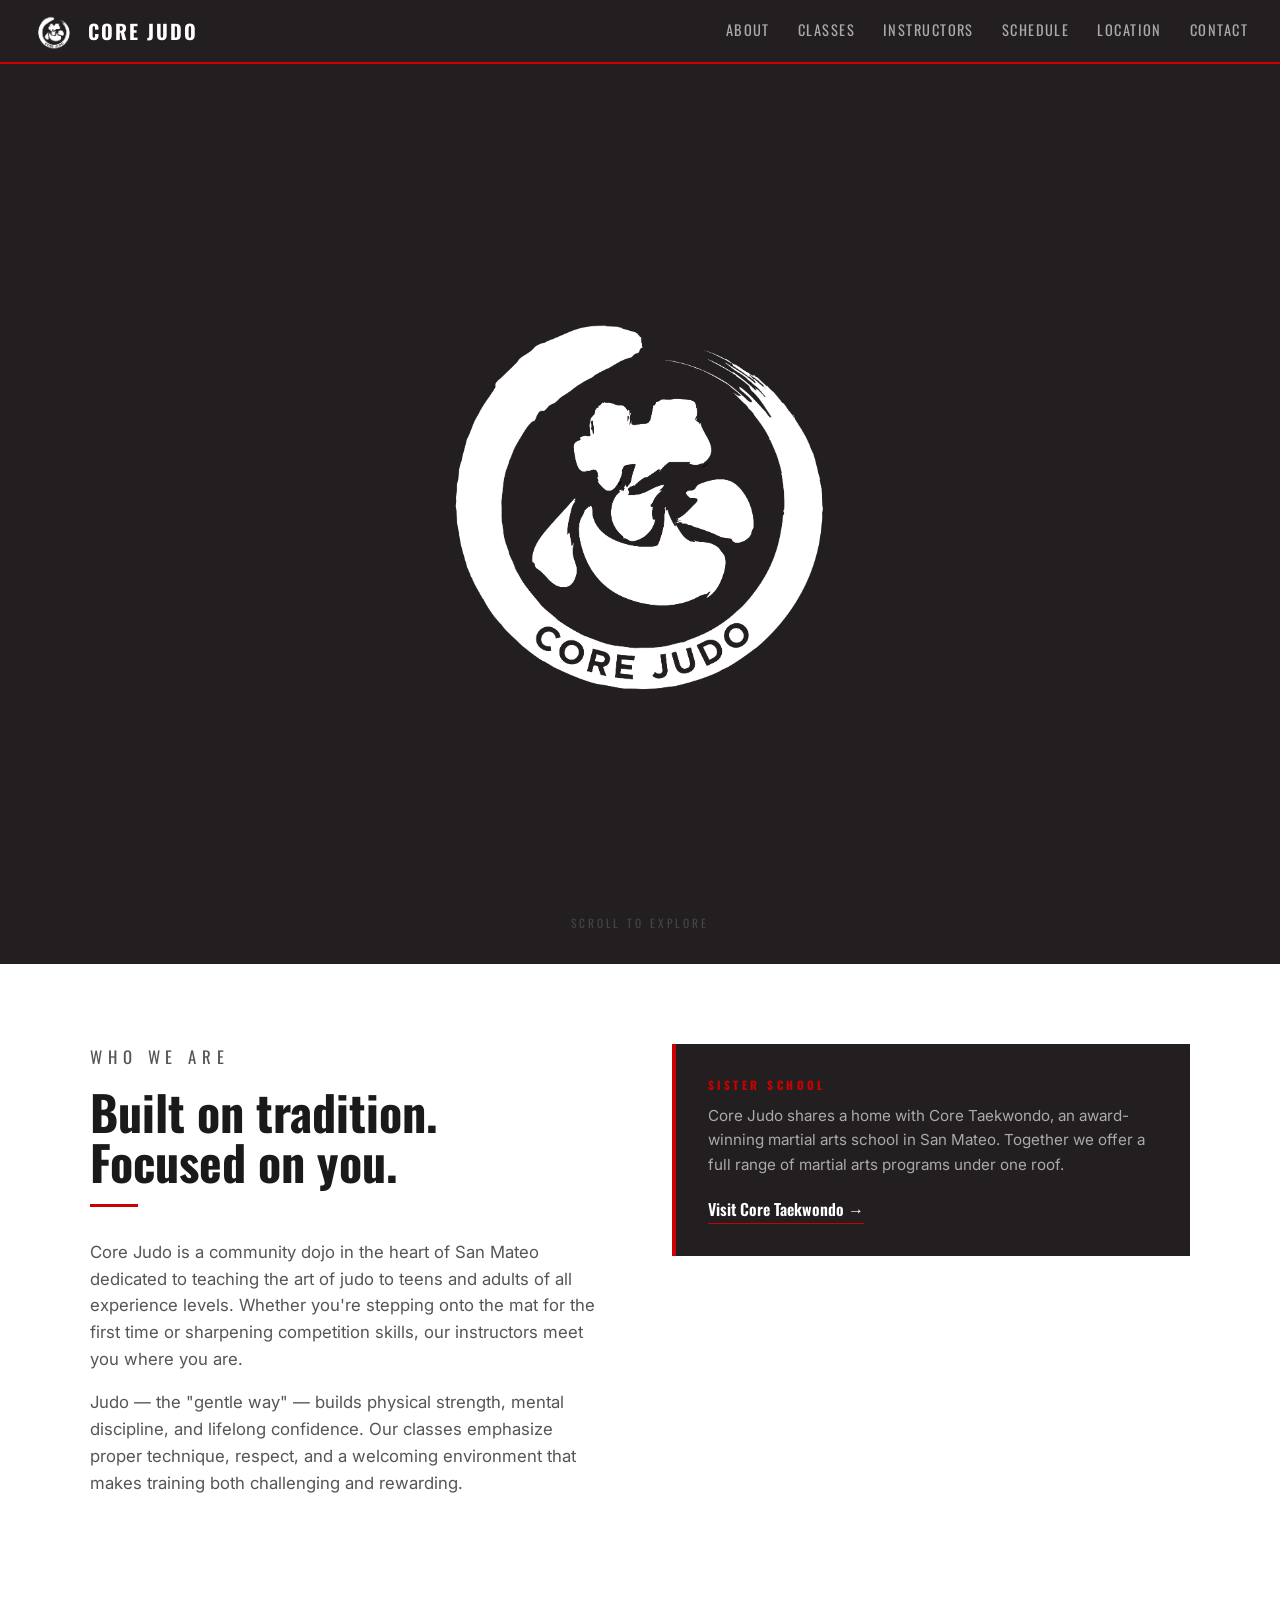
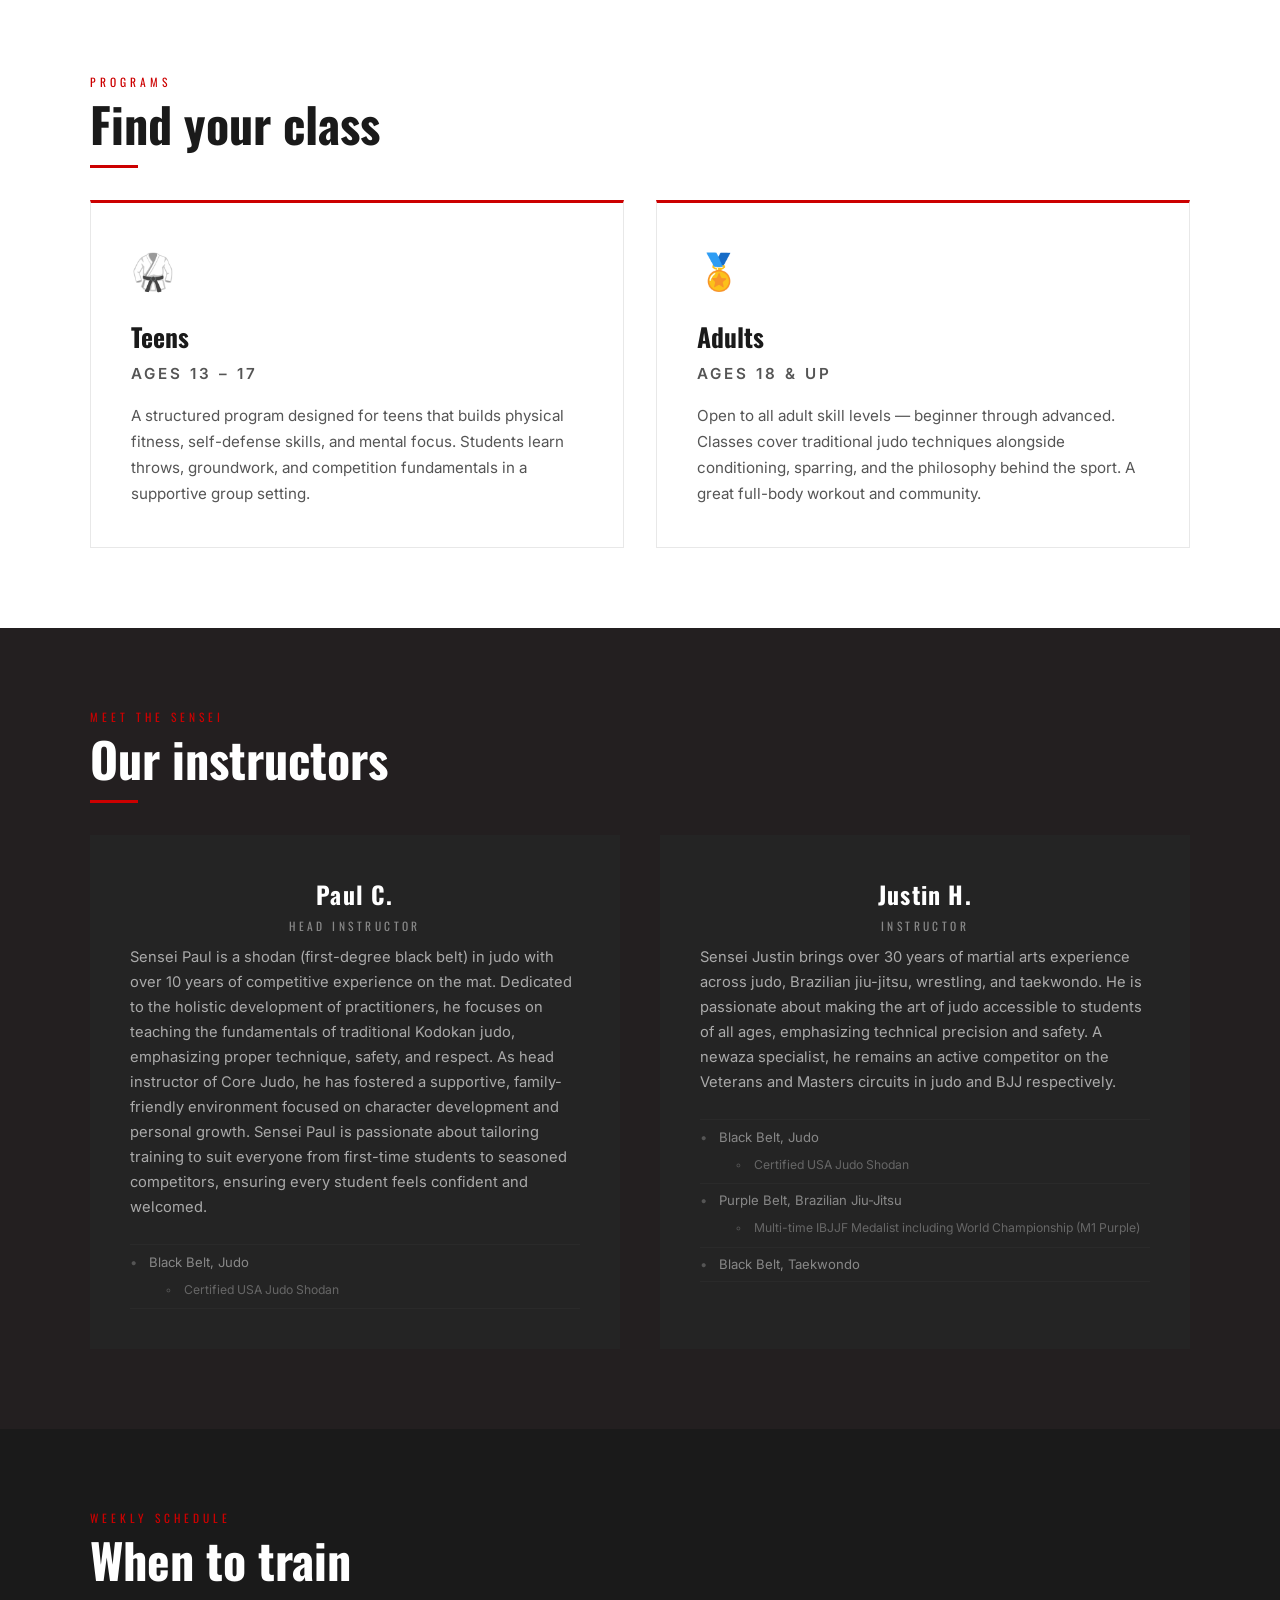
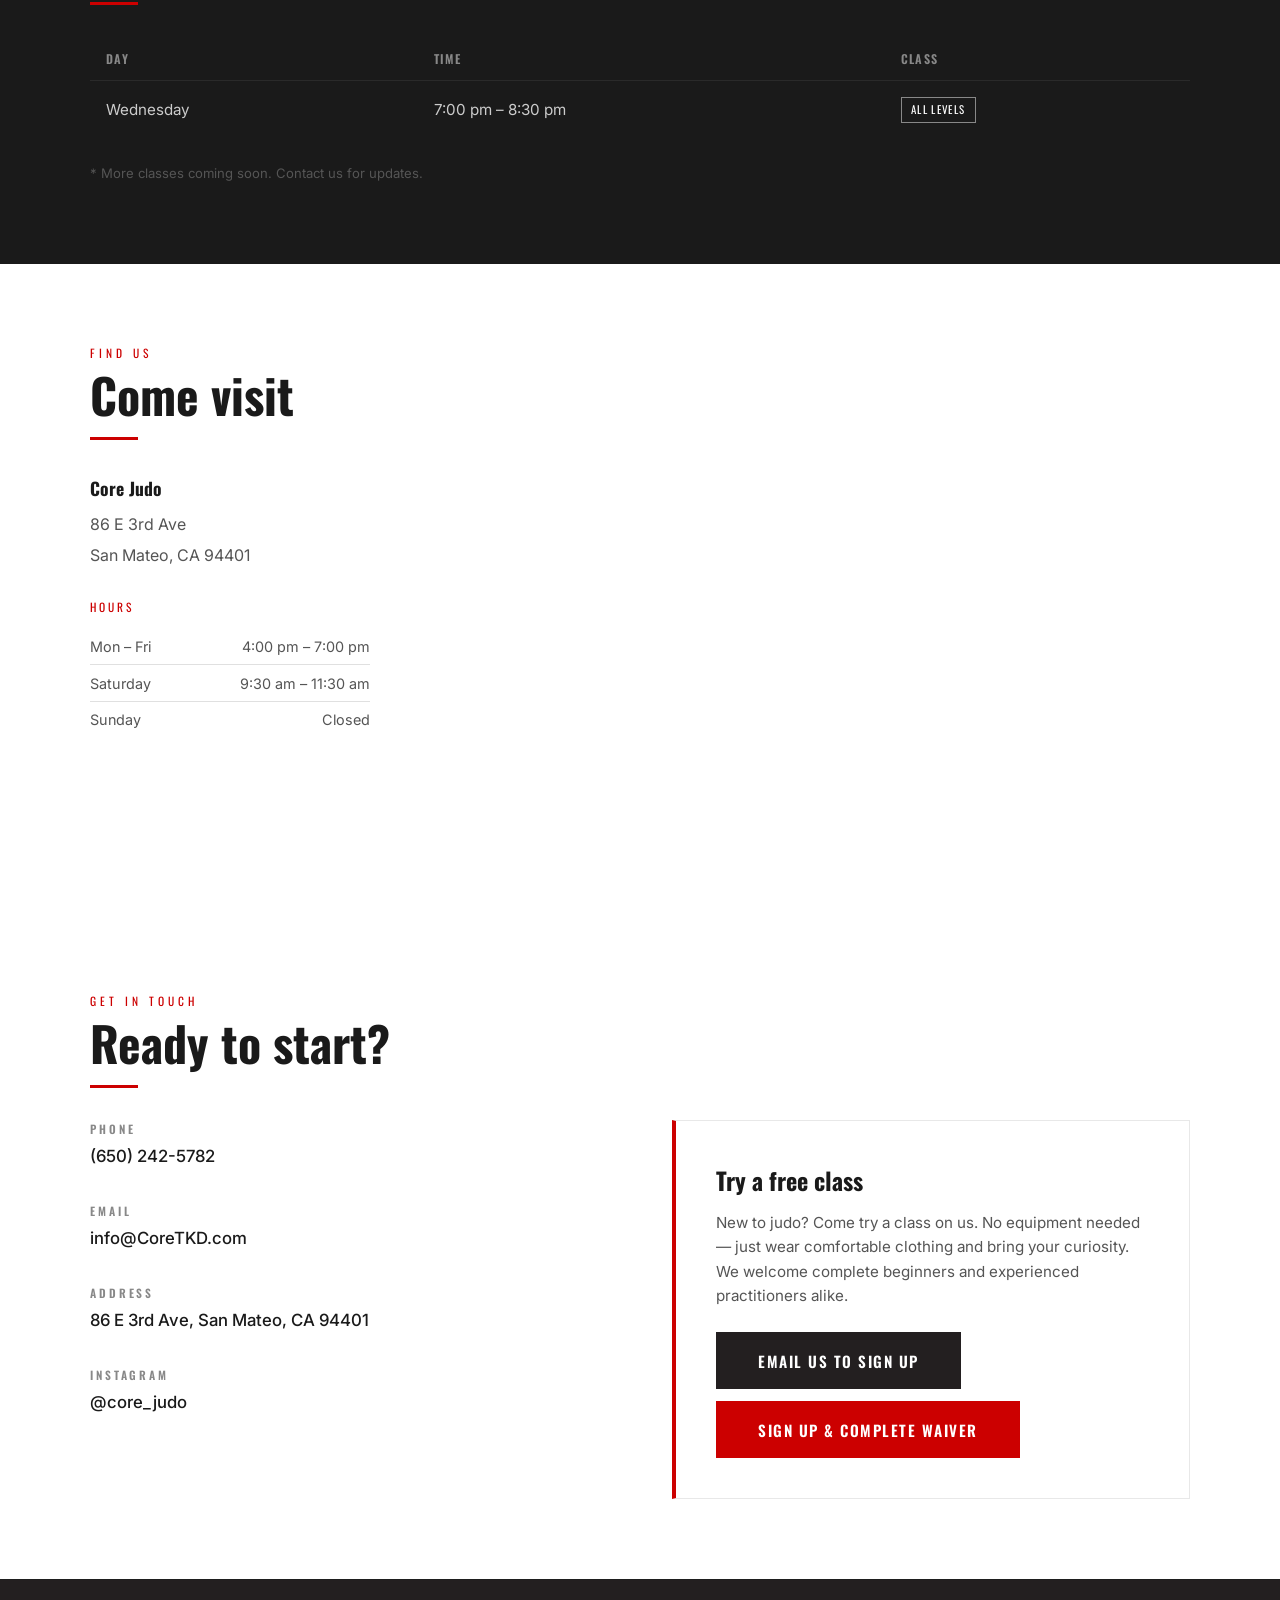
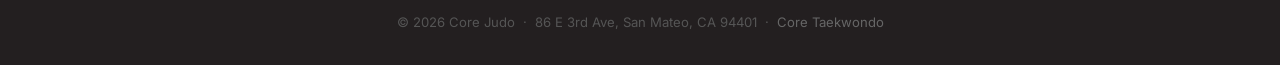
<file: index.html>
<!DOCTYPE html>
<html lang="en">
<head>
  <meta charset="UTF-8" />
  <meta name="viewport" content="width=device-width, initial-scale=1.0" />
  <title>Core Judo | San Mateo, CA</title>
  <meta name="description" content="Core Judo — traditional judo classes for teens and adults in San Mateo, CA. Discipline. Strength. Heart." />
  <link rel="stylesheet" href="style.css" />
  <link rel="preconnect" href="https://fonts.googleapis.com" />
  <link rel="preconnect" href="https://fonts.gstatic.com" crossorigin />
  <link href="https://fonts.googleapis.com/css2?family=Oswald:wght@400;600;700&family=Inter:wght@400;500;600&display=swap" rel="stylesheet" />
</head>
<body>

<!-- NAV -->
<nav>
  <a href="#hero" class="nav-logo">
    <div class="nav-logo-wrap">
      <img src="images/CORE-02.PNG" alt="Core Judo" class="nav-logo-img" />
    </div>
    <span class="logo-main">CORE JUDO</span>
  </a>
  <button class="hamburger" id="menuBtn" aria-label="Toggle menu">
    <span></span><span></span><span></span>
  </button>
  <ul class="nav-links" id="navLinks">
    <li><a href="#about">About</a></li>
    <li><a href="#classes">Classes</a></li>
    <li><a href="#instructors">Instructors</a></li>
    <li><a href="#schedule">Schedule</a></li>
    <li><a href="#location">Location</a></li>
    <li><a href="#contact">Contact</a></li>
  </ul>
</nav>

<!-- HERO -->
<section id="hero">
  <div class="hero-content">
    <div class="hero-logo-wrap">
      <img src="images/CORE-02.PNG" alt="Core Judo" class="hero-logo" />
    </div>
  </div>
  <p class="hero-scroll">Scroll to explore</p>
</section>

<!-- ABOUT -->
<section id="about">
  <div class="container">
    <div class="about-grid">
      <div class="about-text">
        <p class="section-label">Who We Are</p>
        <h2 class="section-title">Built on tradition.<br>Focused on you.</h2>
        <div class="section-divider"></div>
        <p>
          Core Judo is a community dojo in the heart of San Mateo dedicated to teaching the art of judo to teens and adults of all experience levels. Whether you're stepping onto the mat for the first time or sharpening competition skills, our instructors meet you where you are.
        </p>
        <p>
          Judo — the "gentle way" — builds physical strength, mental discipline, and lifelong confidence. Our classes emphasize proper technique, respect, and a welcoming environment that makes training both challenging and rewarding.
        </p>
      </div>
      <div>
        <div class="sister-card">
          <h3>Sister School</h3>
          <p>
            Core Judo shares a home with Core Taekwondo, an award-winning martial arts school in San Mateo. Together we offer a full range of martial arts programs under one roof.
          </p>
          <a href="https://coretkd.com" class="sister-link" target="_blank" rel="noopener">
            Visit Core Taekwondo &rarr;
          </a>
        </div>
      </div>
    </div>
  </div>
</section>

<!-- CLASSES -->
<section id="classes">
  <div class="container">
    <p class="section-label">Programs</p>
    <h2 class="section-title">Find your class</h2>
    <div class="section-divider"></div>
    <div class="classes-grid">

      <div class="class-card">
        <div class="class-icon">🥋</div>
        <h3>Teens</h3>
        <p class="class-age">Ages 13 – 17</p>
        <p>
          A structured program designed for teens that builds physical fitness, self-defense skills, and mental focus. Students learn throws, groundwork, and competition fundamentals in a supportive group setting.
        </p>
      </div>

      <div class="class-card">
        <div class="class-icon">🏅</div>
        <h3>Adults</h3>
        <p class="class-age">Ages 18 &amp; up</p>
        <p>
          Open to all adult skill levels — beginner through advanced. Classes cover traditional judo techniques alongside conditioning, sparring, and the philosophy behind the sport. A great full-body workout and community.
        </p>
      </div>

    </div>
  </div>
</section>

<!-- INSTRUCTORS -->
<section id="instructors">
  <div class="container">
    <p class="section-label section-label--light">Meet the Sensei</p>
    <h2 class="section-title section-title--light">Our instructors</h2>
    <div class="section-divider section-divider--light"></div>

    <div class="instructors-grid">

      <!-- Paul C. -->
      <div class="instructor-card">
        <p class="instructor-name">Paul C.</p>
        <p class="instructor-title">Head Instructor</p>
        <p class="instructor-bio">
          Sensei Paul is a shodan (first-degree black belt) in judo with over 10 years of competitive experience on the mat. Dedicated to the holistic development of practitioners, he focuses on teaching the fundamentals of traditional Kodokan judo, emphasizing proper technique, safety, and respect. As head instructor of Core Judo, he has fostered a supportive, family-friendly environment focused on character development and personal growth. Sensei Paul is passionate about tailoring training to suit everyone from first-time students to seasoned competitors, ensuring every student feels confident and welcomed.
        </p>
        <ul class="instructor-achievements">
          <li>Black Belt, Judo
            <ul class="instructor-achievements--sub">
              <li>Certified USA Judo Shodan</li>
            </ul>
          </li>
        </ul>
      </div>

      <!-- Justin H. -->
      <div class="instructor-card">
        <p class="instructor-name">Justin H.</p>
        <p class="instructor-title">Instructor</p>
        <p class="instructor-bio">
          Sensei Justin brings over 30 years of martial arts experience across judo, Brazilian jiu-jitsu, wrestling, and taekwondo. He is passionate about making the art of judo accessible to students of all ages, emphasizing technical precision and safety. A newaza specialist, he remains an active competitor on the Veterans and Masters circuits in judo and BJJ respectively.
        </p>
        <ul class="instructor-achievements">
          <li>Black Belt, Judo
            <ul class="instructor-achievements--sub">
              <li>Certified USA Judo Shodan</li>
            </ul>
          </li>
          <li>Purple Belt, Brazilian Jiu-Jitsu
            <ul class="instructor-achievements--sub">
              <li>Multi-time IBJJF Medalist including World Championship (M1 Purple)</li>
            </ul>
          </li>
          <li>Black Belt, Taekwondo</li>
        </ul>
      </div>

    </div>
  </div>
</section>

<!-- SCHEDULE -->
<section id="schedule">
  <div class="container">
    <p class="section-label section-label--light">Weekly Schedule</p>
    <h2 class="section-title section-title--light">When to train</h2>
    <div class="section-divider section-divider--light"></div>

    <table class="schedule-table">
      <thead>
        <tr>
          <th>Day</th>
          <th>Time</th>
          <th>Class</th>
        </tr>
      </thead>
      <tbody>
        <tr>
          <td>Wednesday</td>
          <td>7:00 pm – 8:30 pm</td>
          <td><span class="tag tag-all">All Levels</span></td>
        </tr>
      </tbody>
    </table>
    <p class="schedule-note">* More classes coming soon. Contact us for updates.</p>
  </div>
</section>

<!-- LOCATION -->
<section id="location">
  <div class="container">
    <p class="section-label">Find Us</p>
    <h2 class="section-title">Come visit</h2>
    <div class="section-divider"></div>

    <div class="location-grid">
      <div class="address-block">
        <address>
          <strong>Core Judo</strong>
          86 E 3rd Ave<br />
          San Mateo, CA 94401
        </address>
        <p class="hours-title">Hours</p>
        <ul class="hours-list">
          <li><span>Mon – Fri</span><span>4:00 pm – 7:00 pm</span></li>
          <li><span>Saturday</span><span>9:30 am – 11:30 am</span></li>
          <li><span>Sunday</span><span>Closed</span></li>
        </ul>
      </div>
      <div class="map-embed">
        <iframe
          title="Core Judo location map"
          src="https://www.google.com/maps/embed?pb=!1m18!1m12!1m3!1d3163.299722!2d-122.32573!3d37.56484!2m3!1f0!2f0!3f0!3m2!1i1024!2i768!4f13.1!3m3!1m2!1s0x808f9f93d9a11a45%3A0xa5e7e5a5f5a2a2a0!2s86+E+3rd+Ave%2C+San+Mateo%2C+CA+94401!5e0!3m2!1sen!2sus!4v1714600000000"
          allowfullscreen="" loading="lazy" referrerpolicy="no-referrer-when-downgrade">
        </iframe>
      </div>
    </div>
  </div>
</section>

<!-- CONTACT -->
<section id="contact">
  <div class="container">
    <p class="section-label">Get in Touch</p>
    <h2 class="section-title">Ready to start?</h2>
    <div class="section-divider"></div>

    <div class="contact-grid">
      <div>
        <div class="contact-info-item">
          <span>Phone</span>
          <a href="tel:+16502425782">(650) 242-5782</a>
        </div>
        <div class="contact-info-item">
          <span>Email</span>
          <a href="mailto:info@CoreTKD.com">info@CoreTKD.com</a>
        </div>
        <div class="contact-info-item">
          <span>Address</span>
          <p>86 E 3rd Ave, San Mateo, CA 94401</p>
        </div>
        <div class="contact-info-item">
          <span>Instagram</span>
          <a href="https://www.instagram.com/core_judo" target="_blank" rel="noopener">@core_judo</a>
        </div>
      </div>

      <div class="contact-cta">
        <h3>Try a free class</h3>
        <p>
          New to judo? Come try a class on us. No equipment needed — just wear comfortable clothing and bring your curiosity. We welcome complete beginners and experienced practitioners alike.
        </p>
        <a href="mailto:info@CoreTKD.com" class="btn-dark">Email Us to Sign Up</a>
        <a href="https://coretaekwondo.gymdesk.com/signup/v/lK98e" class="btn-primary" target="_blank" rel="noopener" style="margin-top:0.75rem;">Sign Up &amp; Complete Waiver</a>
      </div>
    </div>
  </div>
</section>

<!-- FOOTER -->
<footer>
  <p>
    &copy; 2026 Core Judo &nbsp;·&nbsp; 86 E 3rd Ave, San Mateo, CA 94401
    &nbsp;·&nbsp;
    <a href="https://coretkd.com" target="_blank" rel="noopener">Core Taekwondo</a>
  </p>
</footer>

<script>
  const btn = document.getElementById('menuBtn');
  const nav = document.getElementById('navLinks');
  btn.addEventListener('click', () => nav.classList.toggle('open'));
  nav.querySelectorAll('a').forEach(a => a.addEventListener('click', () => nav.classList.remove('open')));
</script>

</body>
</html>
</file>
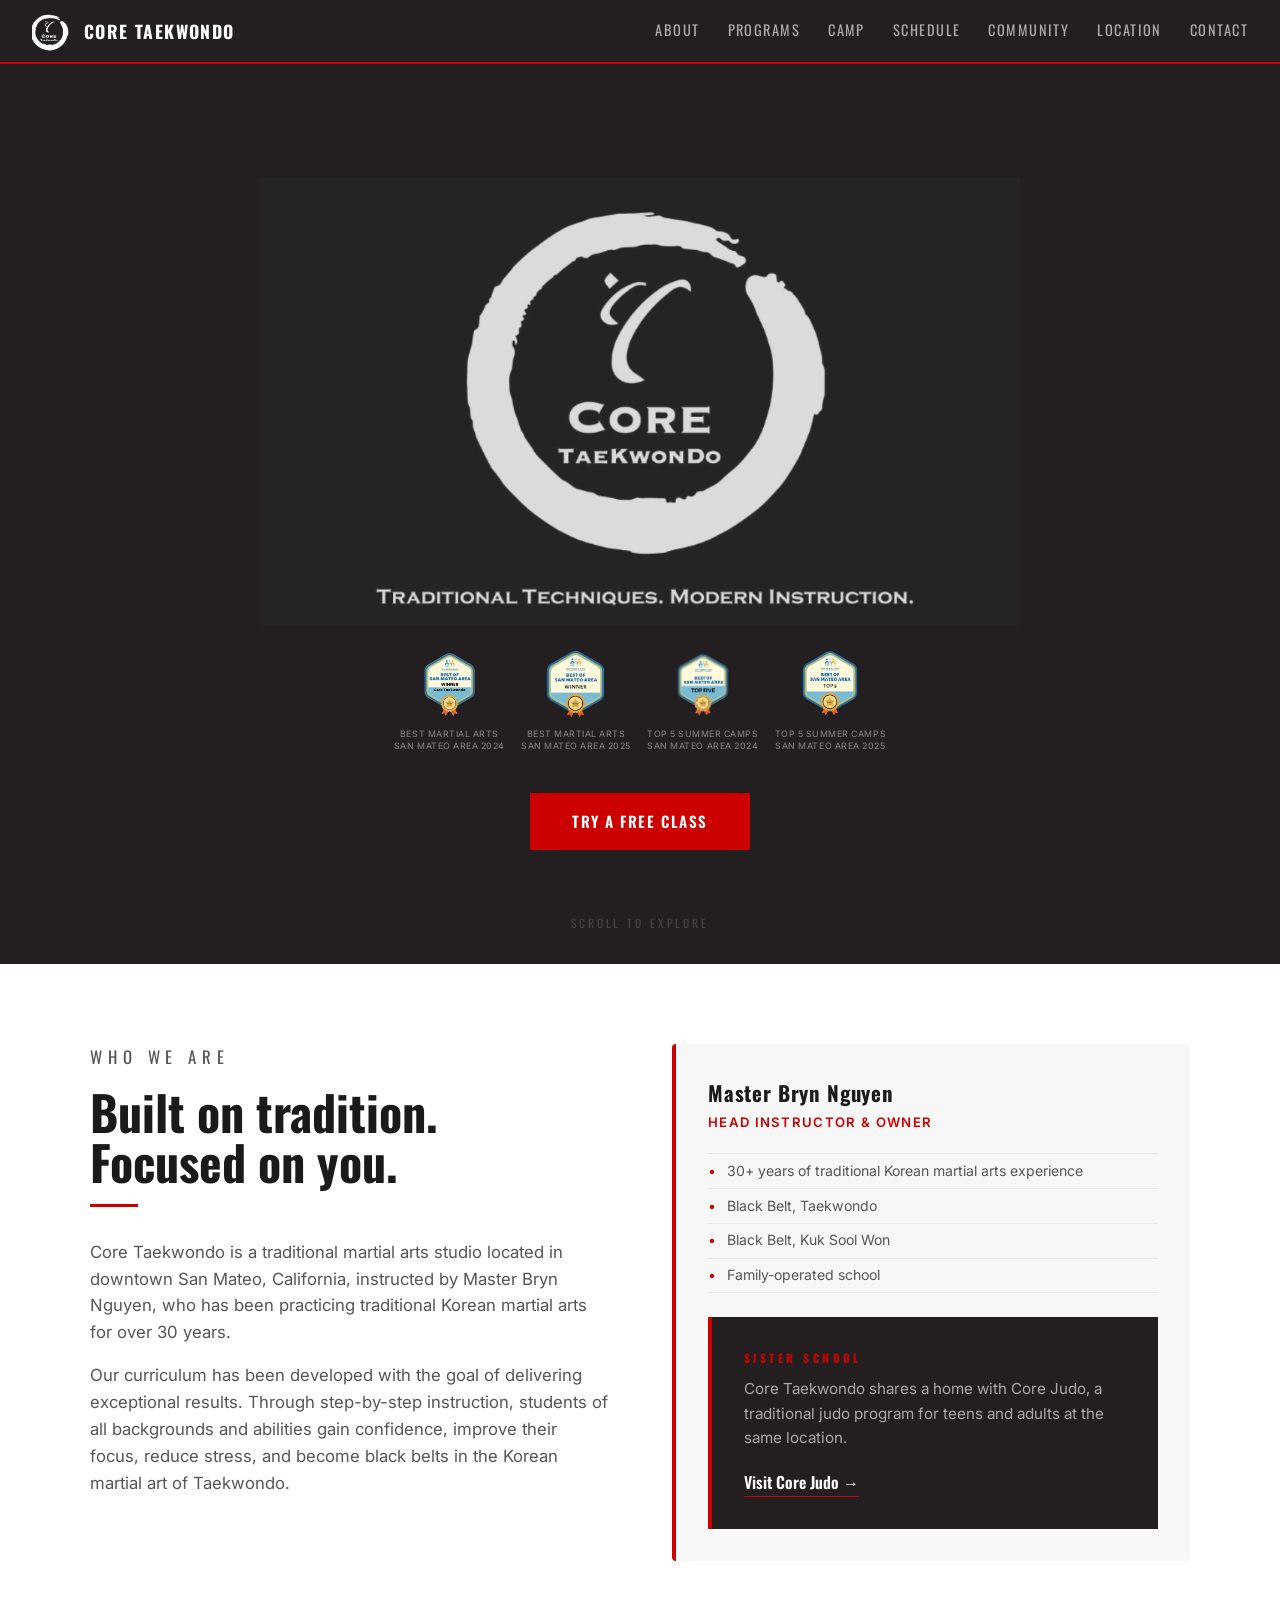
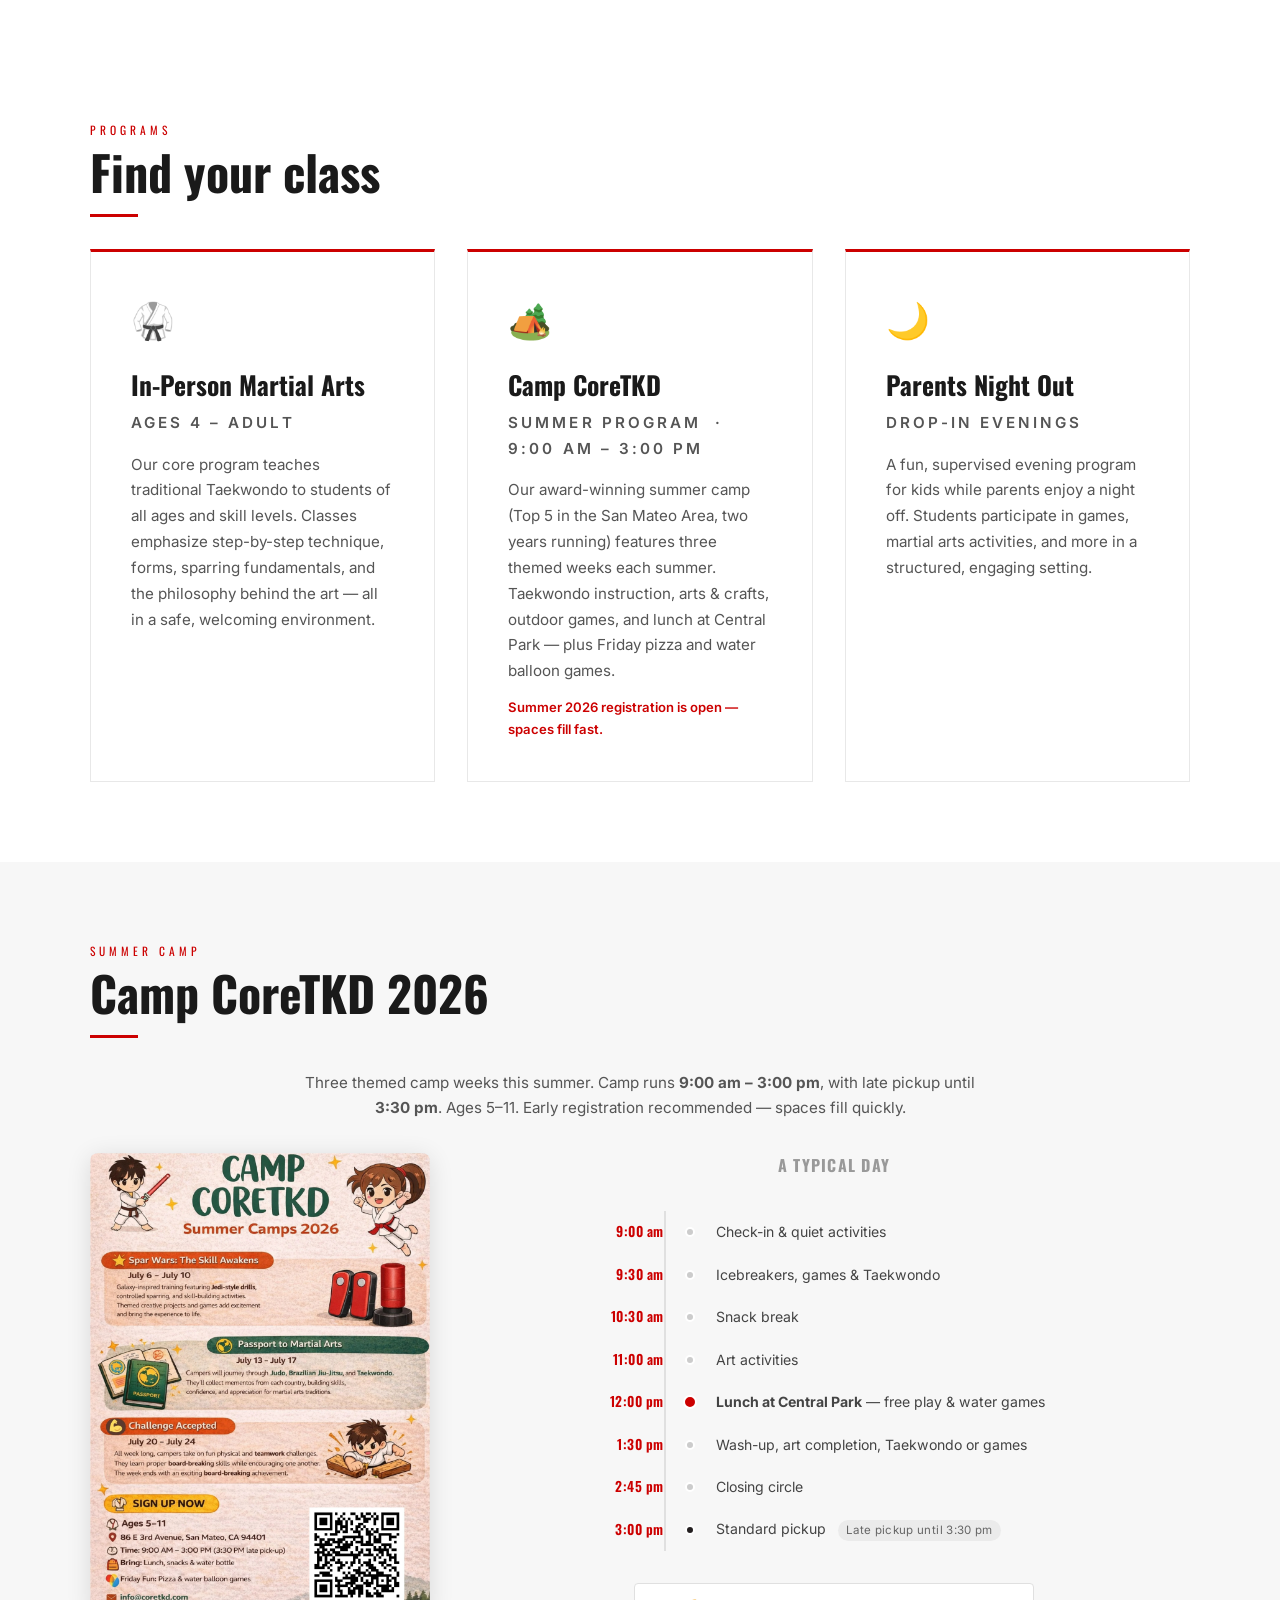
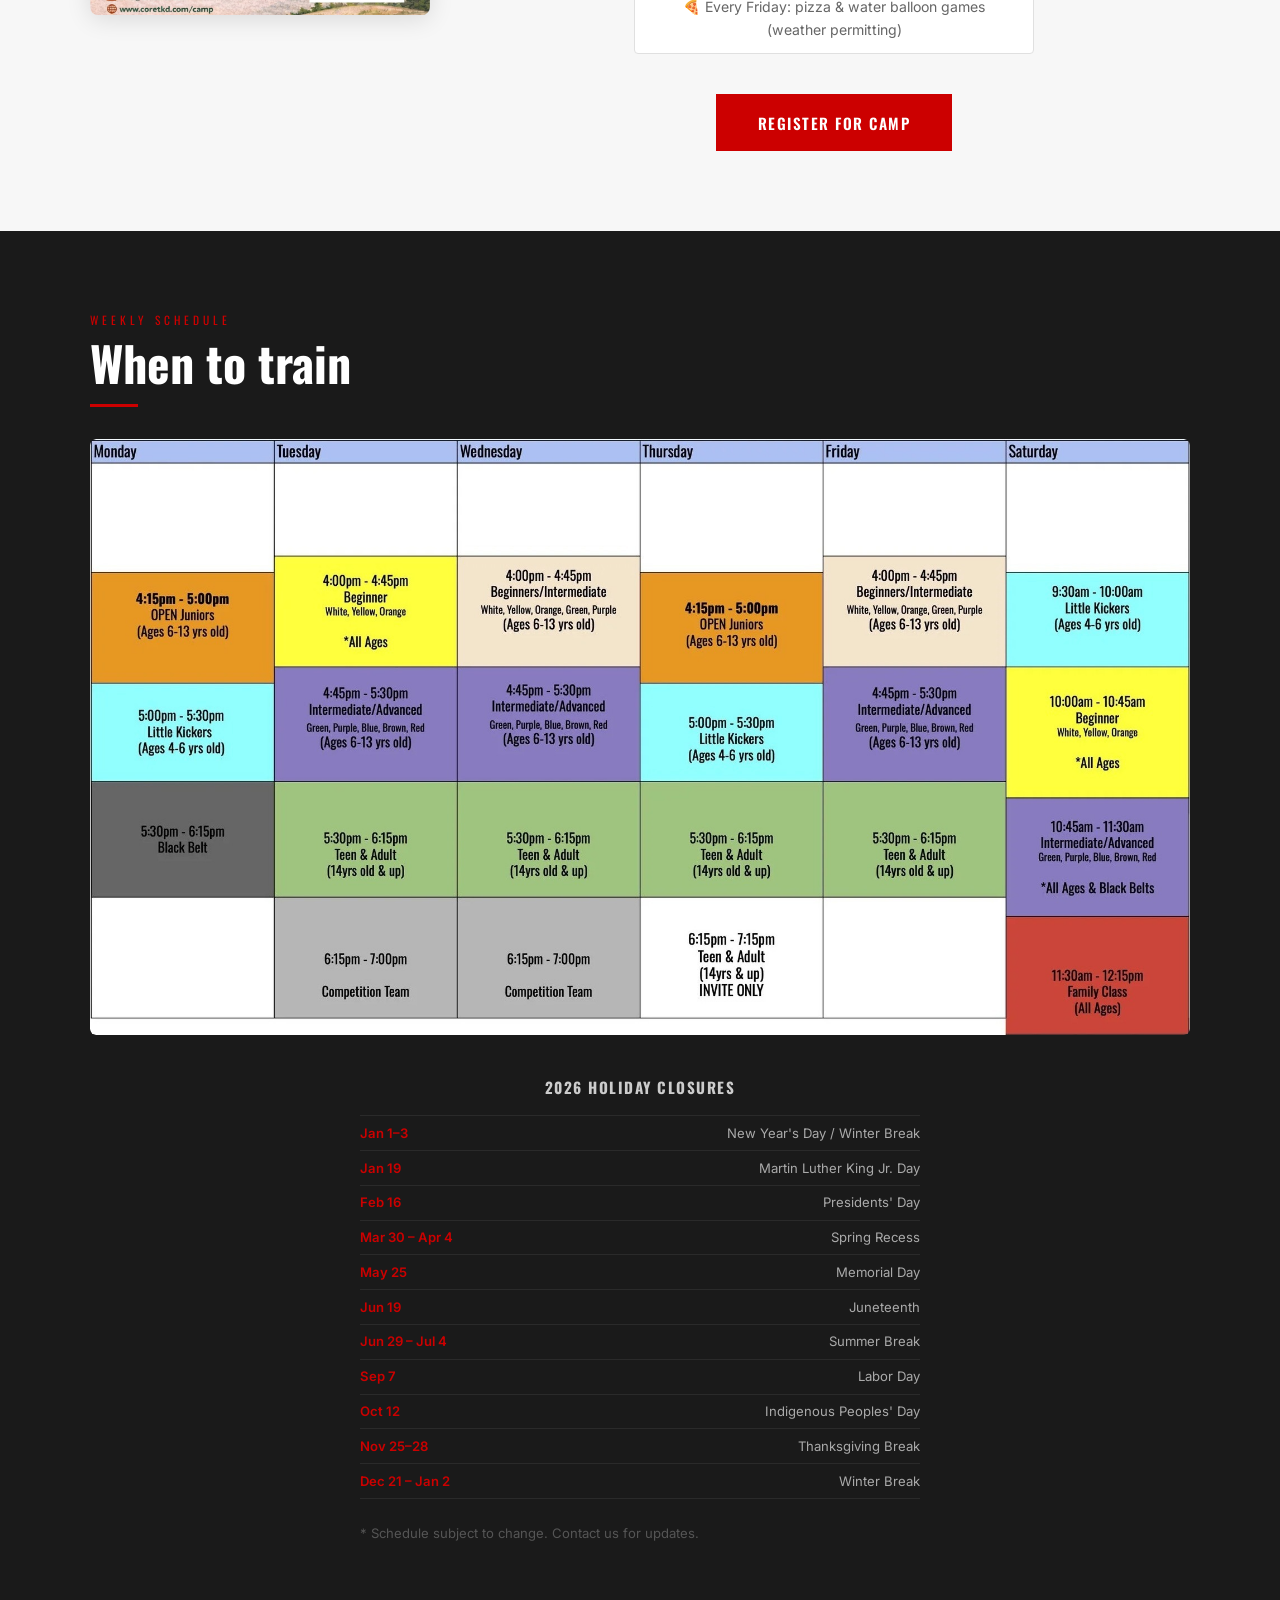
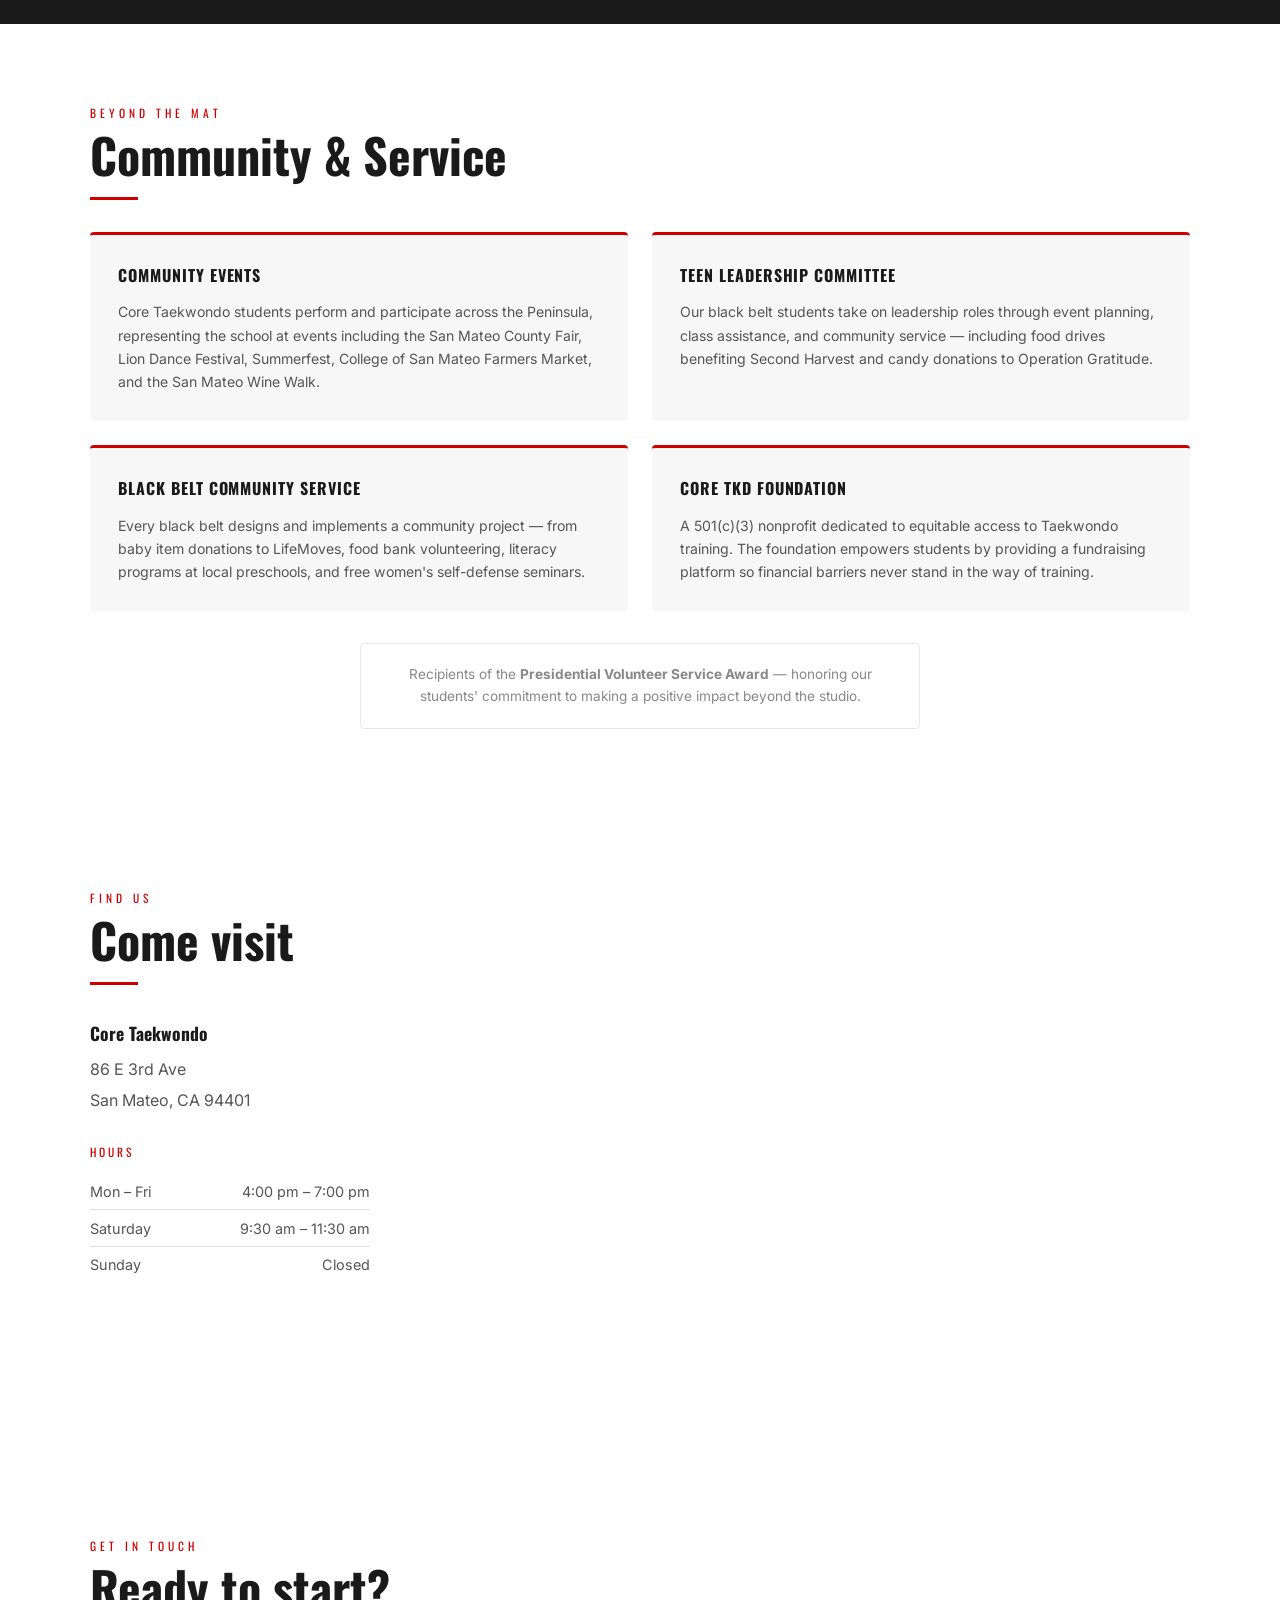
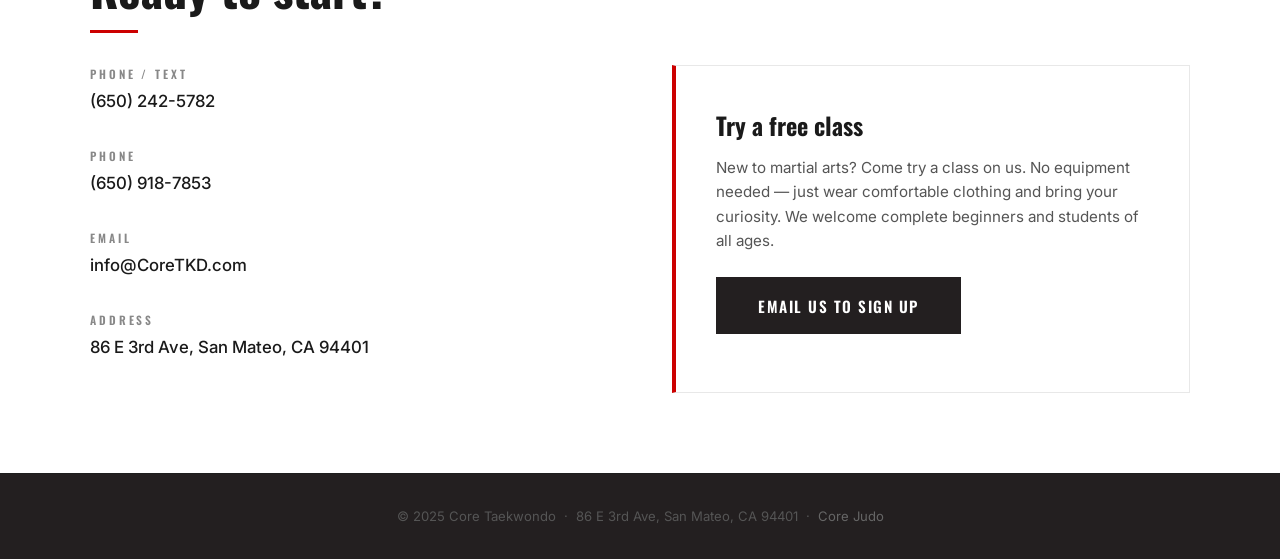
<file: tkd.html>
<!DOCTYPE html>
<html lang="en">
<head>
  <meta charset="UTF-8" />
  <meta name="viewport" content="width=device-width, initial-scale=1.0" />
  <title>Core Taekwondo | San Mateo, CA</title>
  <meta name="description" content="Core Taekwondo — traditional Korean martial arts for all ages in San Mateo, CA. Traditional Techniques. Modern Instruction." />
  <link rel="stylesheet" href="style.css" />
  <link rel="stylesheet" href="tkd.css" />
  <link rel="preconnect" href="https://fonts.googleapis.com" />
  <link rel="preconnect" href="https://fonts.gstatic.com" crossorigin />
  <link href="https://fonts.googleapis.com/css2?family=Oswald:wght@400;600;700&family=Inter:wght@400;500;600&display=swap" rel="stylesheet" />
</head>
<body>

<!-- NAV -->
<nav>
  <a href="#hero" class="nav-logo">
    <div class="tkd-nav-logo-wrap">
      <img src="images/tkd-logo.webp" alt="Core Taekwondo" class="tkd-nav-logo-img" />
    </div>
    <span class="logo-main tkd-logo-text"><span class="logo-red">CORE</span> TAEKWONDO</span>
  </a>
  <button class="hamburger" id="menuBtn" aria-label="Toggle menu">
    <span></span><span></span><span></span>
  </button>
  <ul class="nav-links" id="navLinks">
    <li><a href="#about">About</a></li>
    <li><a href="#programs">Programs</a></li>
    <li><a href="#camp">Camp</a></li>
    <li><a href="#schedule">Schedule</a></li>
    <li><a href="#community">Community</a></li>
    <li><a href="#location">Location</a></li>
    <li><a href="#contact">Contact</a></li>
  </ul>
</nav>

<!-- HERO -->
<section id="hero" class="tkd-hero">
  <div class="hero-content">
    <div class="tkd-hero-logo-wrap">
      <img src="images/tkd-logo.webp" alt="Core Taekwondo" class="tkd-hero-logo" />
    </div>
    <div class="tkd-awards-strip">
      <div class="award-item">
        <img src="images/badge-martial-arts-2024.png" alt="Best Martial Arts School 2024" class="award-badge" />
        <p class="award-label">Best Martial Arts<br>San Mateo Area 2024</p>
      </div>
      <div class="award-item">
        <img src="images/badge-martial-arts-2025.png" alt="Best Martial Arts School 2025" class="award-badge" />
        <p class="award-label">Best Martial Arts<br>San Mateo Area 2025</p>
      </div>
      <div class="award-item">
        <img src="images/badge-camp-2024.png" alt="Top 5 Summer Camps 2024" class="award-badge" />
        <p class="award-label">Top 5 Summer Camps<br>San Mateo Area 2024</p>
      </div>
      <div class="award-item">
        <img src="images/badge-camp-2025.png" alt="Top 5 Summer Camps 2025" class="award-badge" />
        <p class="award-label">Top 5 Summer Camps<br>San Mateo Area 2025</p>
      </div>
    </div>
    <a href="#contact" class="btn-primary">Try a Free Class</a>
  </div>
  <p class="hero-scroll">Scroll to explore</p>
</section>

<!-- ABOUT -->
<section id="about">
  <div class="container">
    <div class="about-grid">
      <div class="about-text">
        <p class="section-label">Who We Are</p>
        <h2 class="section-title">Built on tradition.<br>Focused on you.</h2>
        <div class="section-divider"></div>
        <p>
          Core Taekwondo is a traditional martial arts studio located in downtown San Mateo, California, instructed by Master Bryn Nguyen, who has been practicing traditional Korean martial arts for over 30 years.
        </p>
        <p>
          Our curriculum has been developed with the goal of delivering exceptional results. Through step-by-step instruction, students of all backgrounds and abilities gain confidence, improve their focus, reduce stress, and become black belts in the Korean martial art of Taekwondo.
        </p>
      </div>
      <div>
        <div class="tkd-instructor-highlight">
          <div class="tkd-instructor-badge">
            <p class="tkd-instructor-name">Master Bryn Nguyen</p>
            <p class="tkd-instructor-rank">Head Instructor &amp; Owner</p>
          </div>
          <ul class="tkd-cred-list">
            <li>30+ years of traditional Korean martial arts experience</li>
            <li>Black Belt, Taekwondo</li>
            <li>Black Belt, Kuk Sool Won</li>
            <li>Family-operated school</li>
          </ul>
          <div class="sister-card" style="margin-top:1.5rem;">
            <h3>Sister School</h3>
            <p>Core Taekwondo shares a home with Core Judo, a traditional judo program for teens and adults at the same location.</p>
            <a href="index.html" class="sister-link">Visit Core Judo &rarr;</a>
          </div>
        </div>
      </div>
    </div>
  </div>
</section>

<!-- PROGRAMS -->
<section id="programs">
  <div class="container">
    <p class="section-label">Programs</p>
    <h2 class="section-title">Find your class</h2>
    <div class="section-divider"></div>
    <div class="classes-grid tkd-programs-grid">

      <div class="class-card">
        <div class="class-icon">🥋</div>
        <h3>In-Person Martial Arts</h3>
        <p class="class-age">Ages 4 – Adult</p>
        <p>
          Our core program teaches traditional Taekwondo to students of all ages and skill levels. Classes emphasize step-by-step technique, forms, sparring fundamentals, and the philosophy behind the art — all in a safe, welcoming environment.
        </p>
      </div>

      <a href="#camp" class="class-card class-card--link">
        <div class="class-icon">🏕️</div>
        <h3>Camp CoreTKD</h3>
        <p class="class-age">Summer Program &nbsp;·&nbsp; 9:00 am – 3:00 pm</p>
        <p>
          Our award-winning summer camp (Top 5 in the San Mateo Area, two years running) features three themed weeks each summer. Taekwondo instruction, arts &amp; crafts, outdoor games, and lunch at Central Park — plus Friday pizza and water balloon games.
        </p>
        <p style="margin-top:0.75rem;font-size:0.82rem;color:var(--red);font-weight:600;">
          Summer 2026 registration is open — spaces fill fast.
        </p>
      </a>

      <div class="class-card">
        <div class="class-icon">🌙</div>
        <h3>Parents Night Out</h3>
        <p class="class-age">Drop-in evenings</p>
        <p>
          A fun, supervised evening program for kids while parents enjoy a night off. Students participate in games, martial arts activities, and more in a structured, engaging setting.
        </p>
      </div>

    </div>
  </div>
</section>

<!-- CAMP -->
<section id="camp">
  <div class="container">
    <p class="section-label">Summer Camp</p>
    <h2 class="section-title">Camp CoreTKD 2026</h2>
    <div class="section-divider"></div>

    <div class="camp-intro">
      <p>Three themed camp weeks this summer. Camp runs <strong>9:00 am – 3:00 pm</strong>, with late pickup until <strong>3:30 pm</strong>. Ages 5–11. Early registration recommended — spaces fill quickly.</p>
    </div>

    <div class="camp-layout">
      <div class="camp-flyer-wrap">
        <img src="images/camp-flyer.jpg" alt="Camp CoreTKD 2026 flyer" class="camp-flyer" />
      </div>
      <div class="camp-detail">
        <h3 class="camp-day-title">A typical day</h3>

    <div class="camp-timeline">
      <div class="camp-block">
        <div class="camp-time">9:00 am</div>
        <div class="camp-dot"></div>
        <div class="camp-desc">Check-in &amp; quiet activities</div>
      </div>
      <div class="camp-block">
        <div class="camp-time">9:30 am</div>
        <div class="camp-dot"></div>
        <div class="camp-desc">Icebreakers, games &amp; Taekwondo</div>
      </div>
      <div class="camp-block">
        <div class="camp-time">10:30 am</div>
        <div class="camp-dot"></div>
        <div class="camp-desc">Snack break</div>
      </div>
      <div class="camp-block">
        <div class="camp-time">11:00 am</div>
        <div class="camp-dot"></div>
        <div class="camp-desc">Art activities</div>
      </div>
      <div class="camp-block">
        <div class="camp-time">12:00 pm</div>
        <div class="camp-dot camp-dot--highlight"></div>
        <div class="camp-desc"><strong>Lunch at Central Park</strong> — free play &amp; water games</div>
      </div>
      <div class="camp-block">
        <div class="camp-time">1:30 pm</div>
        <div class="camp-dot"></div>
        <div class="camp-desc">Wash-up, art completion, Taekwondo or games</div>
      </div>
      <div class="camp-block">
        <div class="camp-time">2:45 pm</div>
        <div class="camp-dot"></div>
        <div class="camp-desc">Closing circle</div>
      </div>
      <div class="camp-block">
        <div class="camp-time">3:00 pm</div>
        <div class="camp-dot camp-dot--end"></div>
        <div class="camp-desc">Standard pickup &nbsp;<span class="camp-tag">Late pickup until 3:30 pm</span></div>
      </div>
    </div>

    <p class="camp-friday-note">🍕 Every Friday: pizza &amp; water balloon games (weather permitting)</p>

    <div class="camp-cta">
      <a href="mailto:info@CoreTKD.com" class="btn-primary">Register for Camp</a>
    </div>
      </div><!-- end camp-detail -->
    </div><!-- end camp-layout -->
  </div>
</section>

<!-- SCHEDULE -->
<section id="schedule">
  <div class="container">
    <p class="section-label section-label--light">Weekly Schedule</p>
    <h2 class="section-title section-title--light">When to train</h2>
    <div class="section-divider section-divider--light"></div>

    <div class="tkd-schedule-img-wrap">
      <img src="images/tkd-schedule-2026.jpg" alt="Core TKD 2026 Class Schedule" class="tkd-schedule-img" />
    </div>

    <div class="tkd-holidays">
      <h3 class="tkd-holidays-title">2026 Holiday Closures</h3>
      <ul class="tkd-holidays-list">
        <li><span>Jan 1–3</span><span>New Year's Day / Winter Break</span></li>
        <li><span>Jan 19</span><span>Martin Luther King Jr. Day</span></li>
        <li><span>Feb 16</span><span>Presidents' Day</span></li>
        <li><span>Mar 30 – Apr 4</span><span>Spring Recess</span></li>
        <li><span>May 25</span><span>Memorial Day</span></li>
        <li><span>Jun 19</span><span>Juneteenth</span></li>
        <li><span>Jun 29 – Jul 4</span><span>Summer Break</span></li>
        <li><span>Sep 7</span><span>Labor Day</span></li>
        <li><span>Oct 12</span><span>Indigenous Peoples' Day</span></li>
        <li><span>Nov 25–28</span><span>Thanksgiving Break</span></li>
        <li><span>Dec 21 – Jan 2</span><span>Winter Break</span></li>
      </ul>
      <p class="schedule-note">* Schedule subject to change. Contact us for updates.</p>
    </div>
  </div>
</section>

<!-- COMMUNITY -->
<section id="community">
  <div class="container">
    <p class="section-label">Beyond the Mat</p>
    <h2 class="section-title">Community &amp; Service</h2>
    <div class="section-divider"></div>

    <div class="tkd-community-grid">

      <div class="tkd-community-card">
        <h3>Community Events</h3>
        <p>Core Taekwondo students perform and participate across the Peninsula, representing the school at events including the San Mateo County Fair, Lion Dance Festival, Summerfest, College of San Mateo Farmers Market, and the San Mateo Wine Walk.</p>
      </div>

      <div class="tkd-community-card">
        <h3>Teen Leadership Committee</h3>
        <p>Our black belt students take on leadership roles through event planning, class assistance, and community service — including food drives benefiting Second Harvest and candy donations to Operation Gratitude.</p>
      </div>

      <div class="tkd-community-card">
        <h3>Black Belt Community Service</h3>
        <p>Every black belt designs and implements a community project — from baby item donations to LifeMoves, food bank volunteering, literacy programs at local preschools, and free women's self-defense seminars.</p>
      </div>

      <div class="tkd-community-card">
        <h3>Core TKD Foundation</h3>
        <p>A 501(c)(3) nonprofit dedicated to equitable access to Taekwondo training. The foundation empowers students by providing a fundraising platform so financial barriers never stand in the way of training.</p>
      </div>

    </div>

    <p class="tkd-award-note">
      Recipients of the <strong>Presidential Volunteer Service Award</strong> — honoring our students' commitment to making a positive impact beyond the studio.
    </p>
  </div>
</section>

<!-- LOCATION -->
<section id="location">
  <div class="container">
    <p class="section-label">Find Us</p>
    <h2 class="section-title">Come visit</h2>
    <div class="section-divider"></div>

    <div class="location-grid">
      <div class="address-block">
        <address>
          <strong>Core Taekwondo</strong>
          86 E 3rd Ave<br />
          San Mateo, CA 94401
        </address>
        <p class="hours-title">Hours</p>
        <ul class="hours-list">
          <li><span>Mon – Fri</span><span>4:00 pm – 7:00 pm</span></li>
          <li><span>Saturday</span><span>9:30 am – 11:30 am</span></li>
          <li><span>Sunday</span><span>Closed</span></li>
        </ul>
      </div>
      <div class="map-embed">
        <iframe
          title="Core Taekwondo location map"
          src="https://www.google.com/maps/embed?pb=!1m18!1m12!1m3!1d3163.299722!2d-122.32573!3d37.56484!2m3!1f0!2f0!3f0!3m2!1i1024!2i768!4f13.1!3m3!1m2!1s0x808f9f93d9a11a45%3A0xa5e7e5a5f5a2a2a0!2s86+E+3rd+Ave%2C+San+Mateo%2C+CA+94401!5e0!3m2!1sen!2sus!4v1714600000000"
          allowfullscreen="" loading="lazy" referrerpolicy="no-referrer-when-downgrade">
        </iframe>
      </div>
    </div>
  </div>
</section>

<!-- CONTACT -->
<section id="contact">
  <div class="container">
    <p class="section-label">Get in Touch</p>
    <h2 class="section-title">Ready to start?</h2>
    <div class="section-divider"></div>

    <div class="contact-grid">
      <div>
        <div class="contact-info-item">
          <span>Phone / Text</span>
          <a href="tel:+16502425782">(650) 242-5782</a>
        </div>
        <div class="contact-info-item">
          <span>Phone</span>
          <a href="tel:+16509187853">(650) 918-7853</a>
        </div>
        <div class="contact-info-item">
          <span>Email</span>
          <a href="mailto:info@CoreTKD.com">info@CoreTKD.com</a>
        </div>
        <div class="contact-info-item">
          <span>Address</span>
          <p>86 E 3rd Ave, San Mateo, CA 94401</p>
        </div>
      </div>

      <div class="contact-cta">
        <h3>Try a free class</h3>
        <p>
          New to martial arts? Come try a class on us. No equipment needed — just wear comfortable clothing and bring your curiosity. We welcome complete beginners and students of all ages.
        </p>
        <a href="mailto:info@CoreTKD.com" class="btn-dark">Email Us to Sign Up</a>
      </div>
    </div>
  </div>
</section>

<!-- FOOTER -->
<footer>
  <p>
    &copy; 2025 Core Taekwondo &nbsp;·&nbsp; 86 E 3rd Ave, San Mateo, CA 94401
    &nbsp;·&nbsp;
    <a href="index.html">Core Judo</a>
  </p>
</footer>

<script>
  const btn = document.getElementById('menuBtn');
  const nav = document.getElementById('navLinks');
  btn.addEventListener('click', () => nav.classList.toggle('open'));
  nav.querySelectorAll('a').forEach(a => a.addEventListener('click', () => nav.classList.remove('open')));
</script>

</body>
</html>
</file>
<file: style.css>
@import url('https://fonts.googleapis.com/css2?family=Oswald:wght@400;600;700&family=Inter:wght@400;500;600&display=swap');

*, *::before, *::after { box-sizing: border-box; margin: 0; padding: 0; }

:root {
  --red: #cc0000;
  --dark: #231f20;
  --dark-2: #1a1a1a;
  --dark-3: #242424;
  --gray-bg: #ffffff;
  --text: #1a1a1a;
  --white: #ffffff;
  --mid: #888888;
  --font-heading: 'Oswald', sans-serif;
  --font-body: 'Inter', sans-serif;
}

html { scroll-behavior: smooth; }
body { font-family: var(--font-body); color: var(--text); background: var(--white); line-height: 1.6; }

/* ── NAV ── */
nav {
  position: sticky;
  top: 0;
  z-index: 100;
  background: var(--dark);
  display: flex;
  align-items: center;
  justify-content: space-between;
  padding: 0 2rem;
  height: 64px;
  border-bottom: 2px solid var(--red);
}

.nav-logo {
  display: flex;
  flex-direction: row;
  align-items: center;
  text-decoration: none;
  gap: 0.75rem;
}
.nav-logo-wrap {
  width: 44px;
  height: 35px;
  overflow: hidden;
  flex-shrink: 0;
}
.nav-logo-img {
  width: 100%;
  height: auto;
  display: block;
}
.logo-main {
  font-family: var(--font-heading);
  font-size: 1.25rem;
  font-weight: 700;
  letter-spacing: 0.1em;
  color: var(--white);
}

.hero-logo-wrap {
  width: min(520px, 80vw);
  height: calc(min(520px, 80vw) * 0.8);
  overflow: hidden;
  margin: 0 auto 2.5rem;
}
.hero-logo {
  width: 100%;
  height: auto;
  display: block;
}

.nav-links {
  display: flex;
  gap: 1.75rem;
  list-style: none;
}
.nav-links a {
  color: #aaa;
  text-decoration: none;
  font-family: var(--font-heading);
  font-size: 0.9rem;
  font-weight: 400;
  letter-spacing: 0.1em;
  text-transform: uppercase;
  transition: color 0.2s;
}
.nav-links a:hover { color: var(--white); }

.hamburger {
  display: none;
  flex-direction: column;
  gap: 5px;
  cursor: pointer;
  background: none;
  border: none;
  padding: 4px;
}
.hamburger span { display: block; width: 26px; height: 2px; background: var(--white); }

/* ── HERO ── */
#hero {
  background: var(--dark);
  min-height: 100svh;
  display: flex;
  flex-direction: column;
  align-items: center;
  justify-content: center;
  text-align: center;
  padding: 4rem 2rem;
  position: relative;
}

.hero-content { position: relative; z-index: 1; max-width: 800px; }

.hero-eyebrow {
  font-family: var(--font-heading);
  font-size: 0.8rem;
  letter-spacing: 0.35em;
  text-transform: uppercase;
  color: var(--mid);
  margin-bottom: 1.25rem;
}

.hero-title {
  font-family: var(--font-heading);
  font-size: clamp(4.5rem, 10vw, 8rem);
  font-weight: 700;
  line-height: 0.9;
  letter-spacing: -0.01em;
  margin-bottom: 1.75rem;
}
.hero-title .core {
  display: block;
  color: var(--white);
  -webkit-text-stroke: 0;
}
.hero-title .school {
  display: block;
  color: var(--white);
  opacity: 0.35;
}


.btn-primary {
  display: inline-block;
  background: var(--red);
  color: var(--white);
  font-family: var(--font-heading);
  font-size: 0.95rem;
  font-weight: 600;
  letter-spacing: 0.1em;
  text-transform: uppercase;
  text-decoration: none;
  padding: 0.9rem 2.5rem;
  border: 2px solid var(--red);
  transition: background 0.2s, color 0.2s;
}
.btn-primary:hover { background: transparent; color: var(--red); }

.btn-dark {
  display: inline-block;
  background: var(--dark);
  color: var(--white);
  font-family: var(--font-heading);
  font-size: 0.95rem;
  font-weight: 600;
  letter-spacing: 0.1em;
  text-transform: uppercase;
  text-decoration: none;
  padding: 0.9rem 2.5rem;
  border: 2px solid var(--dark);
  transition: background 0.2s, color 0.2s;
}
.btn-dark:hover { background: transparent; color: var(--dark); }

.hero-scroll {
  position: absolute;
  bottom: 2rem;
  left: 50%;
  transform: translateX(-50%);
  color: #444;
  font-size: 0.72rem;
  letter-spacing: 0.25em;
  text-transform: uppercase;
  font-family: var(--font-heading);
}

/* ── SECTIONS ── */
section { padding: 5rem 2rem; }
.container { max-width: 1100px; margin: 0 auto; }

.section-label {
  font-family: var(--font-heading);
  font-size: 0.72rem;
  letter-spacing: 0.35em;
  text-transform: uppercase;
  color: var(--red);
  margin-bottom: 0.5rem;
}
.section-label--light { color: var(--red); }

.section-title {
  font-family: var(--font-heading);
  font-size: clamp(2rem, 5vw, 3rem);
  font-weight: 700;
  line-height: 1.05;
  margin-bottom: 1rem;
  color: var(--dark-2);
}
.section-title--light { color: var(--white); }

.section-divider { width: 48px; height: 3px; background: var(--red); margin-bottom: 2rem; }
.section-divider--light { background: var(--red); }

/* ── ABOUT ── */
#about { background: var(--white); }

.about-grid {
  display: grid;
  grid-template-columns: 1fr 1fr;
  gap: 4rem;
  align-items: start;
}
.about-text p { color: #555; margin-bottom: 1rem; font-size: 1.05rem; }

.sister-card {
  background: var(--dark);
  color: var(--white);
  padding: 2rem;
  border-left: 4px solid var(--red);
}
.sister-card h3 {
  font-family: var(--font-heading);
  font-size: 0.72rem;
  letter-spacing: 0.3em;
  text-transform: uppercase;
  color: var(--red);
  margin-bottom: 0.6rem;
}
.sister-card p { font-size: 0.95rem; color: #aaa; margin-bottom: 1.25rem; }
.sister-link {
  font-family: var(--font-heading);
  font-size: 1rem;
  font-weight: 600;
  color: var(--white);
  text-decoration: none;
  border-bottom: 1px solid var(--red);
  padding-bottom: 2px;
  transition: color 0.2s;
}
.sister-link:hover { color: var(--red); }

/* ── CLASSES ── */
#classes { background: var(--gray-bg); }

.classes-grid {
  display: grid;
  grid-template-columns: 1fr 1fr;
  gap: 2rem;
  margin-top: 2rem;
}
.class-card {
  background: var(--white);
  padding: 2.5rem;
  border: 1px solid #e8e8e8;
  border-top: 3px solid var(--red);
}
.class-card h3 {
  font-family: var(--font-heading);
  font-size: 1.6rem;
  font-weight: 700;
  color: var(--dark-2);
  margin-bottom: 0.3rem;
}
.class-age {
  font-size: 0.75rem;
  letter-spacing: 0.2em;
  text-transform: uppercase;
  color: var(--mid);
  font-weight: 600;
  margin-bottom: 1rem;
}
.class-card p { color: #555; font-size: 0.95rem; line-height: 1.7; }

.class-icon { font-size: 2.2rem; margin-bottom: 1rem; }

/* ── INSTRUCTORS ── */
#instructors { background: var(--dark); }

.instructors-grid {
  display: grid;
  grid-template-columns: 1fr 1fr;
  gap: 2.5rem;
  margin-top: 2rem;
}

.instructor-card {
  background: var(--dark-3);
  padding: 2.5rem;
  display: flex;
  flex-direction: column;
  align-items: center;
  text-align: center;
  gap: 0;
}

.instructor-avatar {
  width: 200px;
  height: 200px;
  margin-bottom: 1.5rem;
  overflow: hidden;
  flex-shrink: 0;
}
.instructor-avatar img {
  width: 100%;
  height: 100%;
  object-fit: cover;
  object-position: center top;
  display: block;
}

/* hero logo panel */
.hero-logo-panel {
  background: var(--white);
  display: flex;
  align-items: center;
  justify-content: center;
  padding: 2.5rem 2rem;
  max-width: 240px;
  margin: 0 auto;
}
.hero-logo-img {
  width: 160px;
  height: auto;
  display: block;
}

.instructor-name {
  font-family: var(--font-heading);
  font-size: 1.5rem;
  font-weight: 700;
  color: var(--white);
  letter-spacing: 0.05em;
  margin-bottom: 0.2rem;
}

.instructor-title {
  font-family: var(--font-heading);
  font-size: 0.72rem;
  letter-spacing: 0.3em;
  text-transform: uppercase;
  color: var(--mid);
  margin-bottom: 0.6rem;
}


.instructor-bio {
  font-size: 0.92rem;
  color: #aaa;
  line-height: 1.7;
  margin-bottom: 1.5rem;
  text-align: left;
}

.instructor-achievements {
  list-style: none;
  width: 100%;
  text-align: left;
}
.instructor-achievements li {
  font-size: 0.82rem;
  color: #888;
  padding: 0.4rem 0 0.4rem 1.2rem;
  border-bottom: 1px solid #2a2a2a;
  position: relative;
}
.instructor-achievements li::before {
  content: '•';
  color: #555;
  position: absolute;
  left: 0;
}
.instructor-achievements li:first-child { border-top: 1px solid #2a2a2a; }

.instructor-achievements--sub {
  margin-top: 0.3rem;
  padding-left: 1rem;
  list-style: none;
}
.instructor-achievements--sub li {
  font-size: 0.76rem;
  color: #666;
  border: none !important;
  padding: 0.15rem 0 0.15rem 1.2rem;
}
.instructor-achievements--sub li::before { content: '◦'; }

/* ── SCHEDULE ── */
#schedule { background: var(--dark-2); }

.schedule-table {
  width: 100%;
  border-collapse: collapse;
  margin-top: 2rem;
  font-size: 0.95rem;
}
.schedule-table th {
  font-family: var(--font-heading);
  font-weight: 600;
  letter-spacing: 0.12em;
  text-transform: uppercase;
  color: var(--mid);
  text-align: left;
  padding: 0.75rem 1rem;
  border-bottom: 1px solid #2a2a2a;
  font-size: 0.76rem;
}
.schedule-table td {
  padding: 1rem;
  color: #ccc;
  border-bottom: 1px solid #222;
}
.schedule-table tr:last-child td { border-bottom: none; }
.schedule-table tr:hover td { background: #1e1e1e; }

.tag {
  display: inline-block;
  font-size: 0.68rem;
  font-family: var(--font-heading);
  letter-spacing: 0.12em;
  text-transform: uppercase;
  padding: 0.2rem 0.6rem;
  border: 1px solid;
}
.tag-teens  { color: #ccc; border-color: #555; }
.tag-adults { color: #aaa; border-color: #444; }
.tag-all    { color: #fff; border-color: #888; }

.schedule-note { margin-top: 1.5rem; color: #555; font-size: 0.82rem; }

/* ── LOCATION ── */
#location { background: var(--gray-bg); }

.location-grid {
  display: grid;
  grid-template-columns: 1fr 1.6fr;
  gap: 3rem;
  align-items: start;
  margin-top: 2rem;
}
.address-block address {
  font-style: normal;
  color: #555;
  line-height: 1.9;
  font-size: 1rem;
  margin-bottom: 1.75rem;
}
.address-block address strong {
  display: block;
  font-family: var(--font-heading);
  font-size: 1.1rem;
  color: var(--dark-2);
  margin-bottom: 0.25rem;
}
.hours-title {
  font-family: var(--font-heading);
  font-size: 0.72rem;
  letter-spacing: 0.25em;
  text-transform: uppercase;
  color: var(--red);
  margin-bottom: 0.75rem;
}
.hours-list { list-style: none; color: #555; font-size: 0.9rem; }
.hours-list li {
  display: flex;
  justify-content: space-between;
  padding: 0.4rem 0;
  border-bottom: 1px solid #e0e0e0;
  max-width: 280px;
}
.hours-list li:last-child { border-bottom: none; }
.map-embed iframe { width: 100%; height: 360px; border: none; display: block; }

/* ── CONTACT ── */
#contact { background: var(--white); }

.contact-grid {
  display: grid;
  grid-template-columns: 1fr 1fr;
  gap: 4rem;
  margin-top: 2rem;
}
.contact-info-item {
  display: flex;
  flex-direction: column;
  margin-bottom: 2rem;
}
.contact-info-item span {
  font-size: 0.72rem;
  letter-spacing: 0.25em;
  text-transform: uppercase;
  color: var(--mid);
  font-family: var(--font-heading);
  font-weight: 600;
  margin-bottom: 0.3rem;
}
.contact-info-item a,
.contact-info-item p { font-size: 1.05rem; color: var(--dark-2); text-decoration: none; font-weight: 500; }
.contact-info-item a:hover { text-decoration: underline; }

.contact-cta {
  background: var(--white);
  padding: 2.5rem;
  border-left: 4px solid var(--red);
  border-top: 1px solid #e8e8e8;
  border-right: 1px solid #e8e8e8;
  border-bottom: 1px solid #e8e8e8;
}
.contact-cta h3 {
  font-family: var(--font-heading);
  font-size: 1.5rem;
  color: var(--dark-2);
  margin-bottom: 0.75rem;
}
.contact-cta p { color: #555; margin-bottom: 1.5rem; font-size: 0.95rem; }

/* ── FOOTER ── */
footer {
  background: var(--dark);
  padding: 2rem;
  text-align: center;
  border-top: 1px solid #1e1e1e;
}
footer p { color: #555; font-size: 0.82rem; }
footer a { color: #666; text-decoration: none; }
footer a:hover { color: #aaa; }

/* ── RESPONSIVE ── */
@media (max-width: 900px) {
  .about-grid,
  .classes-grid,
  .instructors-grid,
  .location-grid,
  .contact-grid { grid-template-columns: 1fr; gap: 2rem; }
}

@media (max-width: 768px) {
  .nav-links {
    display: none;
    position: absolute;
    top: 64px;
    left: 0; right: 0;
    background: var(--dark);
    flex-direction: column;
    padding: 1rem 2rem 1.5rem;
    gap: 1rem;
    border-bottom: 1px solid #222;
  }
  .nav-links.open { display: flex; }
  .hamburger { display: flex; }
  section { padding: 3.5rem 1.5rem; }
  .schedule-table td,
  .schedule-table th { padding: 0.75rem 0.5rem; font-size: 0.82rem; }
  .instructor-card { padding: 1.75rem; }
}
</file>
<file: tkd.css>
/* ── TKD PAGE OVERRIDES & ADDITIONS ── */

/* NAV LOGO */
.tkd-nav-logo-wrap {
  width: 40px;
  height: 40px;
  overflow: hidden;
  flex-shrink: 0;
  position: relative;
}

.tkd-nav-logo-img {
  position: absolute;
  top: 0;
  left: -23px;
  height: 47px;
  width: auto;
  filter: invert(1);
  mix-blend-mode: screen;
}

.tkd-logo-text {
  font-size: 1.1rem;
  letter-spacing: 0.08em;
}

/* HERO */
.tkd-hero {
  background: var(--dark-3);
  min-height: 100vh;
  display: flex;
  flex-direction: column;
  align-items: center;
  justify-content: center;
  text-align: center;
  padding: 6rem 1.5rem 4rem;
  position: relative;
}

.tkd-hero-logo-wrap {
  width: min(760px, 88vw);
  margin: 0 auto 1.5rem;
}

.tkd-hero-logo {
  width: 100%;
  height: auto;
  display: block;
  filter: invert(0.86);
}

.tkd-hero-eyebrow {
  font-family: var(--font-body);
  font-size: 0.8rem;
  letter-spacing: 0.2em;
  text-transform: uppercase;
  color: var(--mid);
  margin-bottom: 1.25rem;
}

.tkd-hero-heading {
  font-family: var(--font-heading);
  font-size: clamp(2.8rem, 9vw, 6.5rem);
  font-weight: 700;
  color: var(--white);
  letter-spacing: 0.06em;
  line-height: 1;
  margin-bottom: 1rem;
}

.tkd-hero-tagline {
  font-family: var(--font-body);
  font-size: clamp(0.9rem, 2.5vw, 1.1rem);
  color: var(--mid);
  letter-spacing: 0.12em;
  text-transform: uppercase;
  margin-bottom: 2rem;
}

.tkd-awards-strip {
  display: flex;
  flex-wrap: wrap;
  justify-content: center;
  align-items: center;
  gap: 1rem;
  margin-bottom: 2.5rem;
}

.award-item {
  display: flex;
  flex-direction: column;
  align-items: center;
  gap: 0.5rem;
}

.award-badge {
  height: 70px;
  width: auto;
  object-fit: contain;
}

.award-label {
  font-size: 0.55rem;
  color: #888;
  text-align: center;
  letter-spacing: 0.06em;
  text-transform: uppercase;
  line-height: 1.4;
}

@media (max-width: 600px) {
  .award-badge { height: 68px; }
}

/* ABOUT — instructor highlight card */
.tkd-instructor-highlight {
  background: #f7f7f7;
  border-left: 4px solid var(--red);
  border-radius: 4px;
  padding: 2rem;
}

.tkd-instructor-badge {
  margin-bottom: 1.25rem;
}

.tkd-instructor-name {
  font-family: var(--font-heading);
  font-size: 1.3rem;
  font-weight: 700;
  color: var(--text);
  letter-spacing: 0.04em;
  margin-bottom: 0.2rem;
}

.tkd-instructor-rank {
  font-size: 0.82rem;
  text-transform: uppercase;
  letter-spacing: 0.1em;
  color: var(--red);
  font-weight: 600;
}

.tkd-cred-list {
  list-style: none;
  padding: 0;
  margin-bottom: 0;
}

.tkd-cred-list li {
  font-size: 0.88rem;
  color: #555;
  padding: 0.35rem 0 0.35rem 1.2rem;
  border-bottom: 1px solid #e8e8e8;
  position: relative;
}

.tkd-cred-list li::before {
  content: '•';
  color: var(--red);
  position: absolute;
  left: 0;
}

.tkd-cred-list li:first-child { border-top: 1px solid #e8e8e8; }

/* PROGRAMS — 3-col grid */
.tkd-programs-grid {
  grid-template-columns: repeat(3, 1fr);
}

@media (max-width: 860px) {
  .tkd-programs-grid {
    grid-template-columns: 1fr;
  }
}

.class-card--link {
  display: block;
  text-decoration: none;
  color: inherit;
  cursor: pointer;
}
.class-card--link:hover {
  border-color: var(--red);
  transform: translateY(-3px);
}

/* CAMP */
#camp { background: #f7f7f7; }

.camp-layout {
  display: grid;
  grid-template-columns: 340px 1fr;
  gap: 3rem;
  align-items: start;
}

.camp-flyer-wrap {
  display: flex;
  align-items: center;
}

.camp-flyer {
  width: 100%;
  height: auto;
  display: block;
  border-radius: 8px;
  box-shadow: 0 4px 24px rgba(0,0,0,0.12);
}

@media (max-width: 860px) {
  .camp-layout {
    grid-template-columns: 1fr;
  }
  .camp-flyer-wrap {
    position: static;
    max-width: 360px;
    margin: 0 auto;
  }
}

.camp-intro {
  max-width: 680px;
  margin: 0 auto 2rem;
  text-align: center;
  font-size: 0.95rem;
  color: #555;
  line-height: 1.7;
}

.camp-day-title {
  font-family: var(--font-heading);
  font-size: 1rem;
  font-weight: 700;
  letter-spacing: 0.08em;
  text-transform: uppercase;
  color: #999;
  text-align: center;
  margin-bottom: 2rem;
}

.camp-timeline {
  max-width: 560px;
  margin: 0 auto;
  position: relative;
}

.camp-timeline::before {
  content: '';
  position: absolute;
  left: 110px;
  top: 0;
  bottom: 0;
  width: 2px;
  background: #e0e0e0;
}

.camp-block {
  display: grid;
  grid-template-columns: 110px 20px 1fr;
  align-items: center;
  gap: 0 1rem;
  padding: 0.65rem 0;
  position: relative;
}

.camp-time {
  font-family: var(--font-heading);
  font-size: 0.85rem;
  font-weight: 600;
  color: var(--red);
  text-align: right;
  letter-spacing: 0.04em;
}

.camp-dot {
  width: 10px;
  height: 10px;
  border-radius: 50%;
  background: #ccc;
  border: 2px solid #fff;
  justify-self: center;
  position: relative;
  z-index: 1;
}

.camp-dot--highlight {
  background: var(--red);
  width: 14px;
  height: 14px;
}

.camp-dot--end {
  background: var(--dark);
}

.camp-desc {
  font-size: 0.88rem;
  color: #444;
  line-height: 1.4;
}

.camp-tag {
  display: inline-block;
  background: #ebebeb;
  color: #666;
  font-size: 0.72rem;
  padding: 0.15rem 0.5rem;
  border-radius: 20px;
  letter-spacing: 0.03em;
  margin-left: 0.25rem;
}

.camp-friday-note {
  text-align: center;
  margin: 2rem auto 0;
  font-size: 0.88rem;
  color: #666;
  background: #fff;
  border: 1px solid #e0e0e0;
  border-radius: 4px;
  padding: 0.75rem 1.25rem;
  max-width: 400px;
}

.camp-cta {
  text-align: center;
  margin-top: 2.5rem;
}

/* SCHEDULE GRAPHIC */
.tkd-schedule-img-wrap {
  width: 100%;
  overflow-x: auto;
  margin-bottom: 2.5rem;
  border-radius: 6px;
}

.tkd-schedule-img {
  width: 100%;
  height: auto;
  display: block;
  border-radius: 6px;
}

/* HOLIDAY CLOSURES */
.tkd-holidays {
  max-width: 560px;
  margin: 0 auto;
}

.tkd-holidays-title {
  font-family: var(--font-heading);
  font-size: 0.95rem;
  font-weight: 700;
  letter-spacing: 0.1em;
  text-transform: uppercase;
  color: #ccc;
  margin-bottom: 1rem;
  text-align: center;
}

.tkd-holidays-list {
  list-style: none;
  width: 100%;
}

.tkd-holidays-list li {
  display: flex;
  justify-content: space-between;
  gap: 1rem;
  font-size: 0.82rem;
  color: #aaa;
  padding: 0.4rem 0;
  border-bottom: 1px solid #2a2a2a;
}

.tkd-holidays-list li:first-child { border-top: 1px solid #2a2a2a; }

.tkd-holidays-list li span:first-child {
  color: var(--red);
  font-weight: 600;
  white-space: nowrap;
  min-width: 130px;
}

/* COMMUNITY */
#community { background: #fff; }

.tkd-community-grid {
  display: grid;
  grid-template-columns: repeat(2, 1fr);
  gap: 1.5rem;
  margin-bottom: 2rem;
}

@media (max-width: 680px) {
  .tkd-community-grid {
    grid-template-columns: 1fr;
  }
}

.tkd-community-card {
  background: #f7f7f7;
  border-top: 3px solid var(--red);
  border-radius: 4px;
  padding: 1.75rem;
}

.tkd-community-card h3 {
  font-family: var(--font-heading);
  font-size: 1rem;
  font-weight: 700;
  letter-spacing: 0.06em;
  text-transform: uppercase;
  color: var(--text);
  margin-bottom: 0.75rem;
}

.tkd-community-card p {
  font-size: 0.88rem;
  color: #555;
  line-height: 1.65;
}

.tkd-award-note {
  text-align: center;
  font-size: 0.85rem;
  color: #888;
  padding: 1.25rem;
  border: 1px solid #e8e8e8;
  border-radius: 4px;
  max-width: 560px;
  margin: 0 auto;
}
</file>
